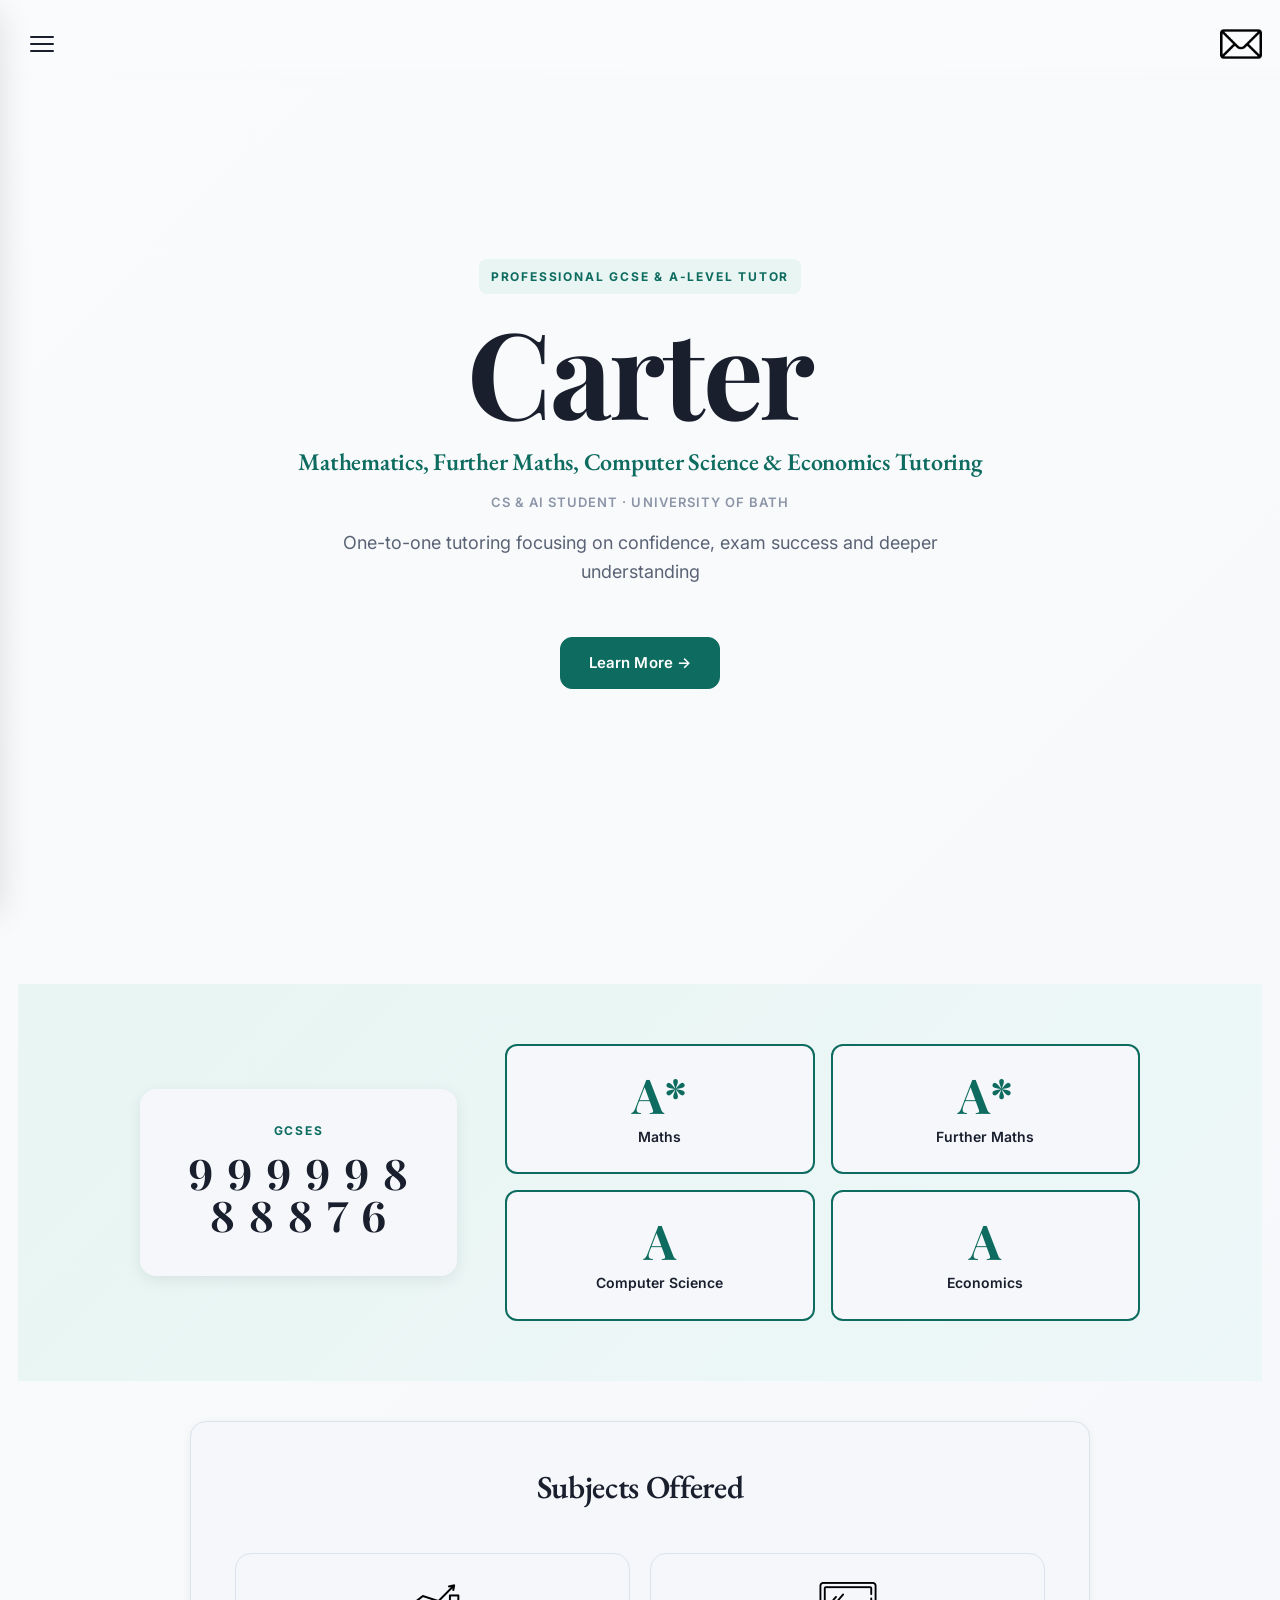
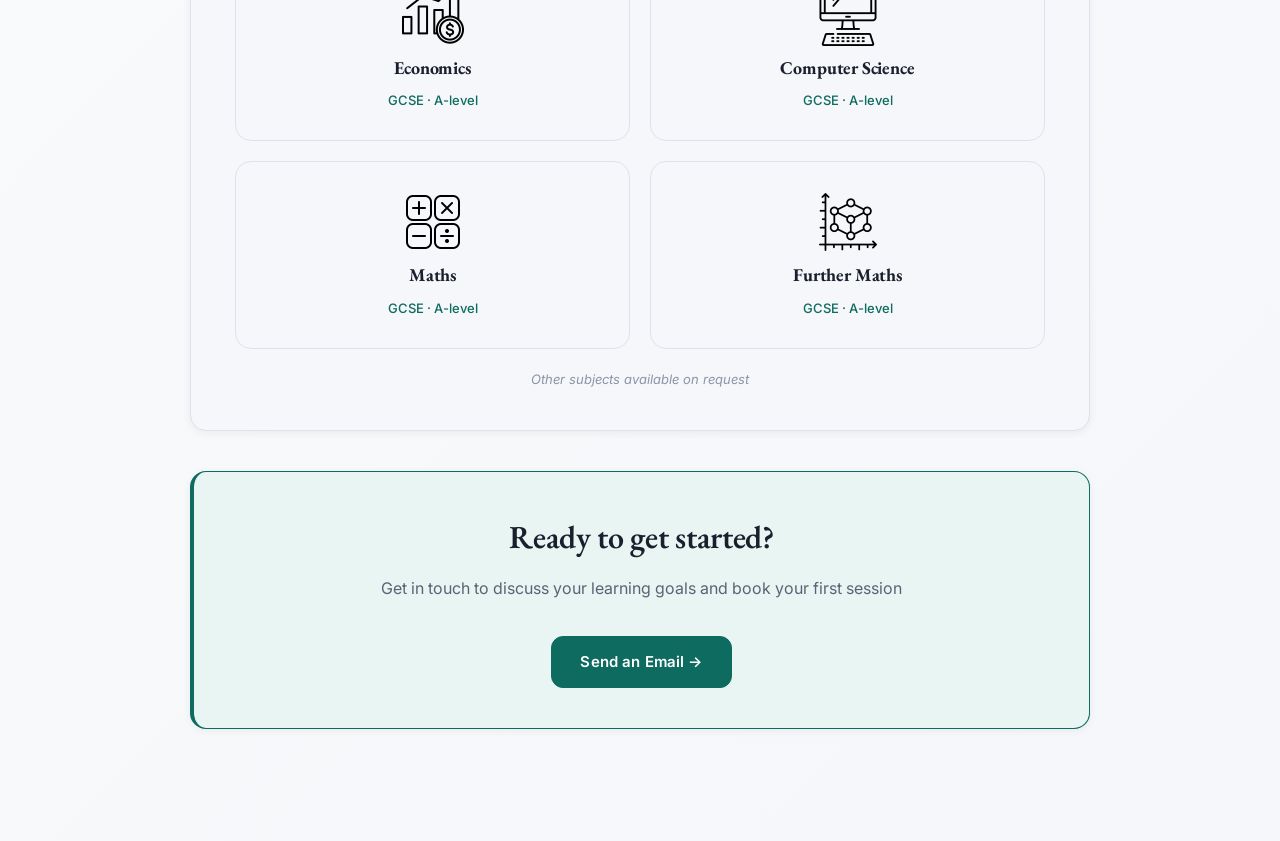
<file: index.html>
<!DOCTYPE html>
<html lang="en">
<head>
    <meta charset="UTF-8">
    <meta name="viewport" content="width=device-width, initial-scale=1.0">
    <title>Carter Tutoring — A-Level & GCSE Tutor</title>
    <link rel="stylesheet" href="style.css">
</head>
<body>

<div class="menu-overlay" id="menuOverlay"></div>

<div class="menu" id="sideMenu">
    <div class="menu-close" onclick="closeMenu()" aria-label="Close navigation">
        <span></span>
        <span></span>
        <span></span>
    </div>
    <a href="index.html" class="active">Home</a>
    <a href="instructions.html">How to Book</a>
    <a href="lessons.html">Lessons</a>
    <a href="pricing.html">Pricing</a>
</div>

<div class="heading">
    <div class="menu-btn" onclick="toggleMenu()" aria-label="Open navigation" aria-expanded="false">
        <span></span>
        <span></span>
        <span></span>
    </div>
    <a href="mailto:carterbeard2809@gmail.com" class="email-icon" aria-label="Send email" title="Email me">
        <img src="assets/mail.png" class="email-icon">
    </a>
</div>

<!-- Hero Section -->
<section class="hero">
    <div class="hero-content">
        <span class="hero-eyebrow">Professional GCSE & A-Level Tutor</span>
        <h1 class="hero-title">Carter</h1>
        <p class="hero-subtitle">Mathematics, Further Maths, Computer Science & Economics Tutoring</p>
        <p class="hero-uni">CS & AI Student · University of Bath</p>
        <p class="hero-description">One-to-one tutoring focusing on confidence, exam success and deeper understanding</p>
        <a href="instructions.html" class="btn btn-primary hero-cta">Learn More →</a>
    </div>
</section>

<!-- Credentials Hero -->
<section class="credentials-hero">
    <div class="cred-hero-container">
        <div class="cred-hero-main">
            <div class="gcse-showcase">
                <span class="gcse-label">GCSEs</span>
                <div class="gcse-scores">9 9 9 9 9 8 8 8 8 7 6</div>
            </div>
            <div class="alevel-showcase">
                <div class="alevel-grid">
                    <div class="alevel-card">
                        <div class="alevel-grade">A*</div>
                        <div class="alevel-subject">Maths</div>
                    </div>
                    <div class="alevel-card">
                        <div class="alevel-grade">A*</div>
                        <div class="alevel-subject">Further Maths</div>
                    </div>
                    <div class="alevel-card">
                        <div class="alevel-grade">A</div>
                        <div class="alevel-subject">Computer Science</div>
                    </div>
                    <div class="alevel-card">
                        <div class="alevel-grade">A</div>
                        <div class="alevel-subject">Economics</div>
                    </div>
                </div>
            </div>
        </div>
    </div>
</section>

<!-- Subjects Section -->
<section class="subjects-section">
    <div class="subjects-container">
        <h2>Subjects Offered</h2>
        <div class="subjects-grid">
            <div class="subject-card">
                <div class="subject-icon">
                    <img src="assets/economic.png">
                </div>
                <h3>Economics</h3>
                <p>GCSE · A-level</p>
            </div>
            <div class="subject-card">
                <div class="subject-icon">
                    <img src="assets/computer.png">
                </div>
                <h3>Computer Science</h3>
                <p>GCSE · A-level</p>
            </div>
            <div class="subject-card">
                <div class="subject-icon">
                    <img src="assets/math-symbols.png">
                </div>
                <h3>Maths</h3>
                <p>GCSE · A-level</p>
            </div>
            <div class="subject-card">
                <div class="subject-icon">
                    <img src="assets/mathematical.png">
                </div>
                <h3>Further Maths</h3>
                <p>GCSE · A-level</p>
            </div>
        </div>
        <p class="subjects-note">Other subjects available on request</p>
    </div>
</section>

<!-- Info Section -->
<section class="info-section">
    <div class="info-container">
        <h2>Ready to get started?</h2>
        <p>Get in touch to discuss your learning goals and book your first session</p>
        <div class="contact-links">
            <a href="mailto:carterbeard2809@gmail.com" class="btn btn-primary">Send an Email →</a>
        </div>
    </div>
</section>

<script src="main.js"></script>
</body>
</html>
</file>
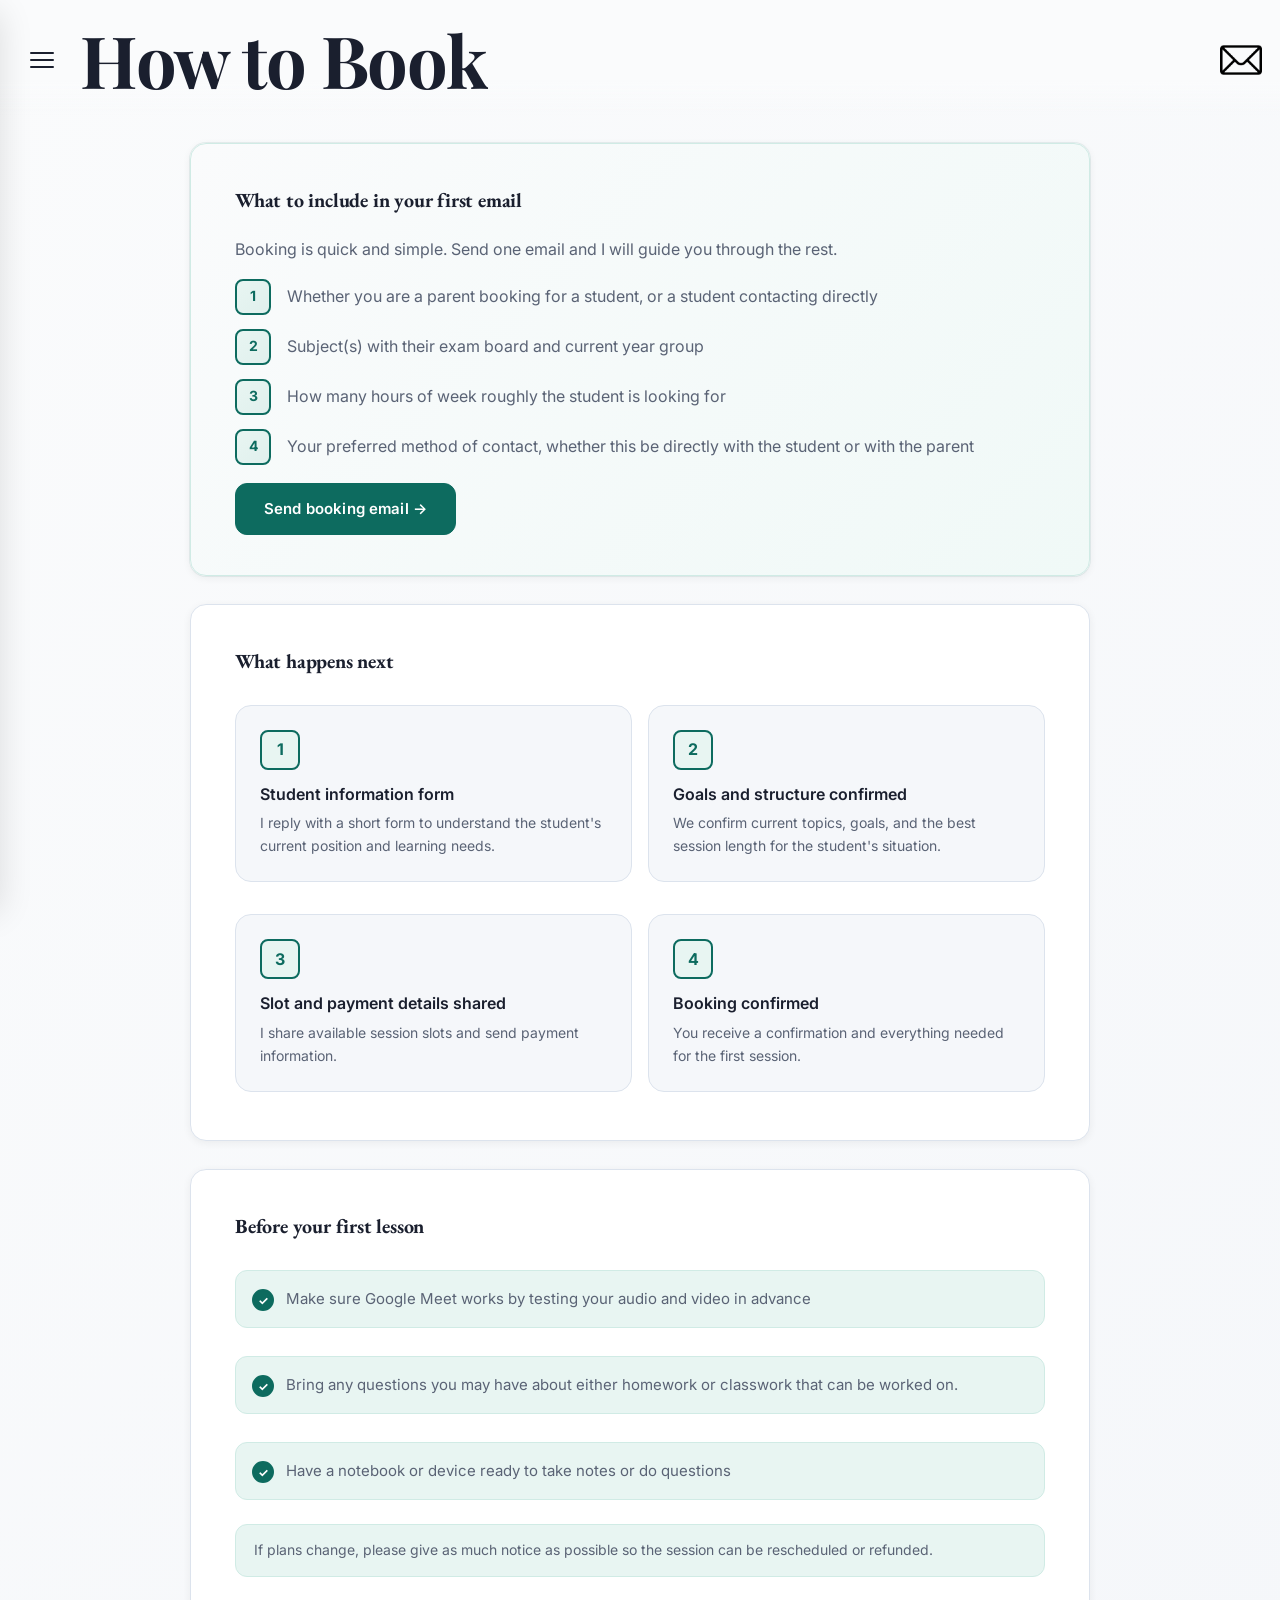
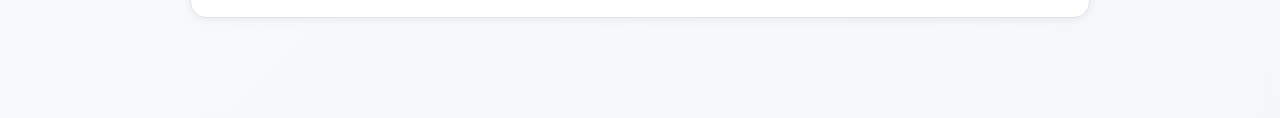
<file: instructions.html>
<!DOCTYPE html>
<html lang="en">
<head>
    <meta charset="UTF-8">
    <meta name="viewport" content="width=device-width, initial-scale=1.0">
    <title>Instructions — Carter Tutoring</title>
    <link rel="stylesheet" href="style.css">
</head>
<body>

<div class="menu-overlay" id="menuOverlay"></div>

<div class="menu" id="sideMenu">
    <div class="menu-close" onclick="closeMenu()" aria-label="Close navigation">
        <span></span>
        <span></span>
        <span></span>
    </div>
    <a href="index.html">Home</a>
    <a href="instructions.html" class="active">How to Book</a>
    <a href="lessons.html">Lessons</a>
    <a href="pricing.html">Pricing</a>
</div>

<div class="heading">
    <div class="menu-btn" onclick="toggleMenu()" aria-label="Open navigation" aria-expanded="false">
        <span></span>
        <span></span>
        <span></span>
    </div>
    <h1>How to Book</h1>
    <a href="mailto:carterbeard2809@gmail.com" class="email-icon" aria-label="Send email" title="Email me">
        <img src="assets/mail.png" class="email-icon">
    </a>
</div>

<div class="container">
    <h3>What to include in your first email</h3>
    <p>Booking is quick and simple. Send one email and I will guide you through the rest.</p>
    <ul class="style-list" style="margin-top: 16px;">
        <li><div class="list-num">1</div>Whether you are a parent booking for a student, or a student contacting directly</li>
        <li><div class="list-num">2</div>Subject(s) with their exam board and current year group</li>
        <li><div class="list-num">3</div>How many hours of week roughly the student is looking for</li>
        <li><div class="list-num">4</div>Your preferred method of contact, whether this be directly with the student or with the parent</li>
    </ul>
    <a href="mailto:carterbeard2809@gmail.com?subject=Tutoring%20booking%20enquiry" class="btn btn-primary">Send booking email →</a>
</div>

<div class="container">
    <h3>What happens next</h3>
    <ul class="steps">
        <li class="step">
            <div class="step-num">1</div>
            <div class="step-body">
                <strong>Student information form</strong>
                <p>I reply with a short form to understand the student's current position and learning needs.</p>
            </div>
        </li>
        <li class="step">
            <div class="step-num">2</div>
            <div class="step-body">
                <strong>Goals and structure confirmed</strong>
                <p>We confirm current topics, goals, and the best session length for the student's situation.</p>
            </div>
        </li>
        <li class="step">
            <div class="step-num">3</div>
            <div class="step-body">
                <strong>Slot and payment details shared</strong>
                <p>I share available session slots and send payment information.</p>
            </div>
        </li>
        <li class="step">
            <div class="step-num">4</div>
            <div class="step-body">
                <strong>Booking confirmed</strong>
                <p>You receive a confirmation and everything needed for the first session.</p>
            </div>
        </li>
    </ul>
</div>

<div class="container">
    <h3>Before your first lesson</h3>
    <ul class="checklist">
        <li class="check-item">
            <div class="check-icon">✓</div>
            Make sure Google Meet works by testing your audio and video in advance
        </li>
        <li class="check-item">
            <div class="check-icon">✓</div>
            Bring any questions you may have about either homework or classwork that can be worked on.
        </li>
        <li class="check-item">
            <div class="check-icon">✓</div>
            Have a notebook or device ready to take notes or do questions
        </li>
    </ul>
    <div class="note">If plans change, please give as much notice as possible so the session can be rescheduled or refunded.</div>
</div>

<script src="main.js"></script>
</body>
</html>
</file>
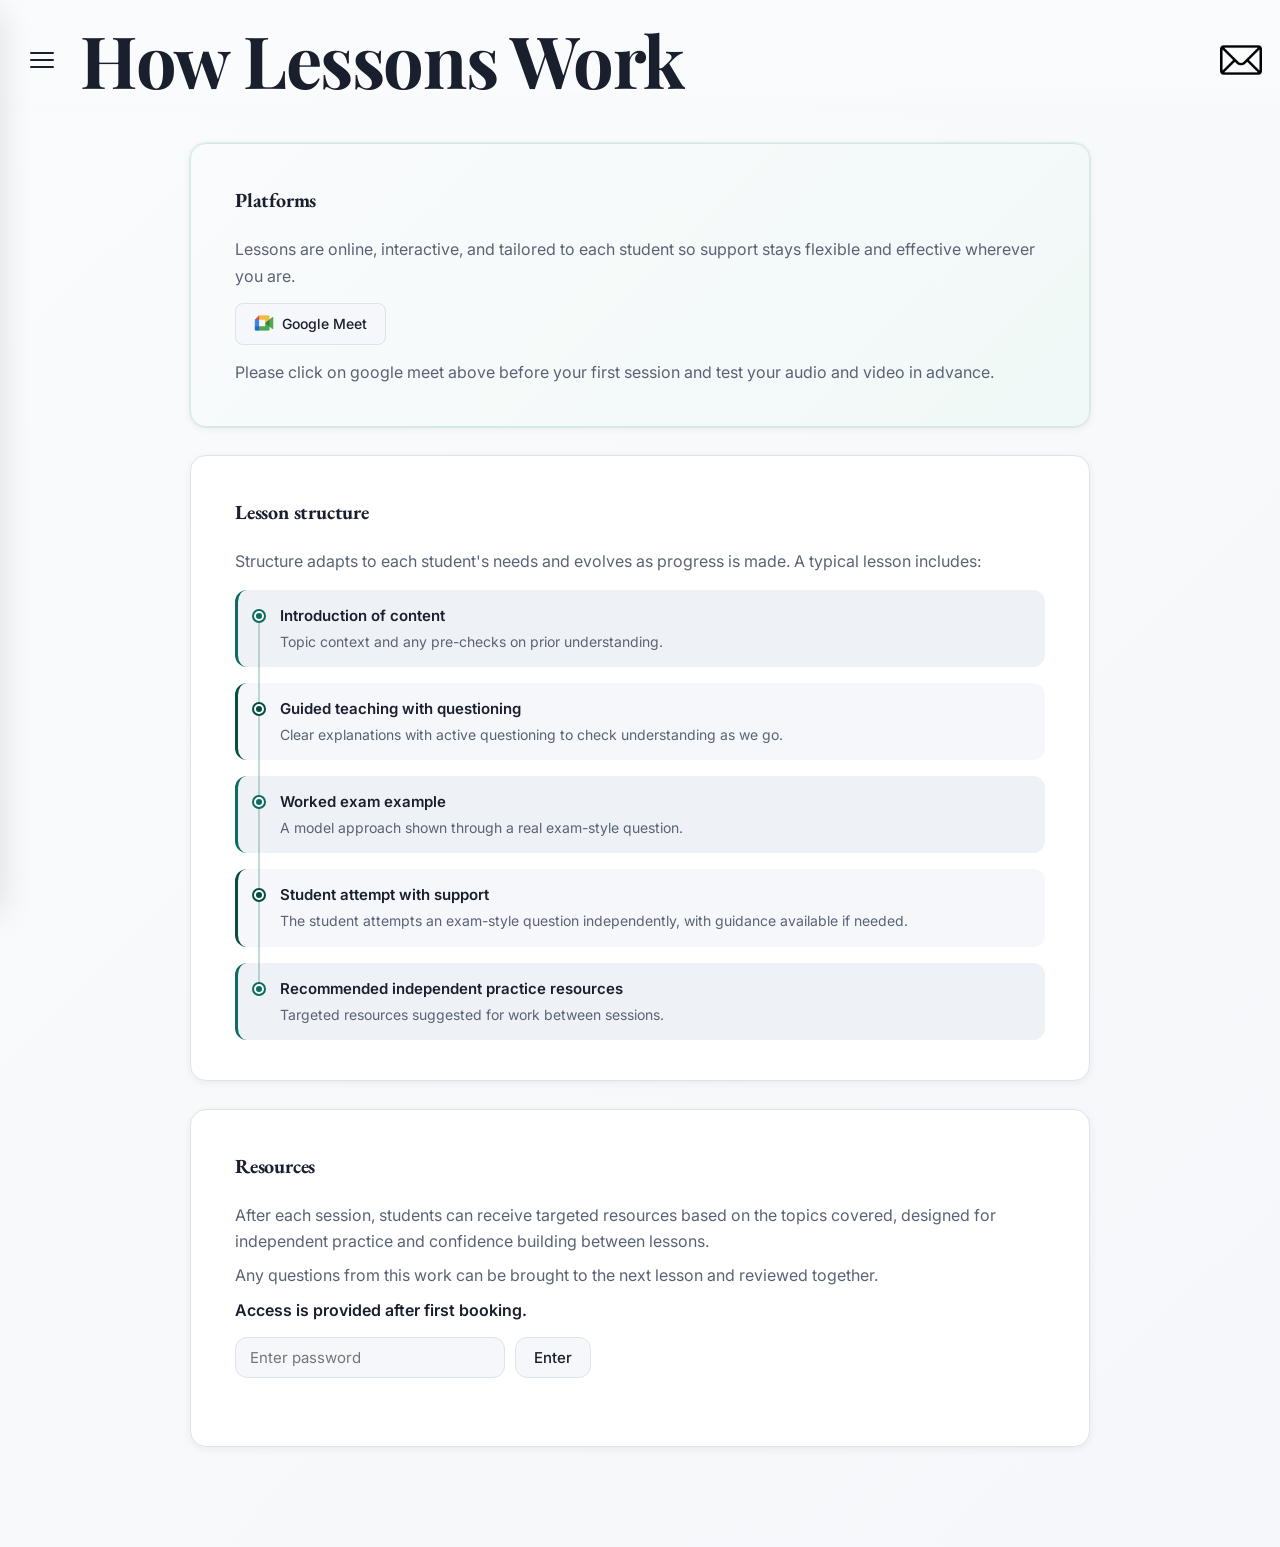
<file: lessons.html>
<!DOCTYPE html>
<html lang="en">
<head>
    <meta charset="UTF-8">
    <meta name="viewport" content="width=device-width, initial-scale=1.0">
    <title>How lessons work — Carter Tutoring</title>
    <link rel="stylesheet" href="style.css">
</head>
<body>

<div class="menu-overlay" id="menuOverlay"></div>

<div class="menu" id="sideMenu">
    <div class="menu-close" onclick="closeMenu()" aria-label="Close navigation">
        <span></span>
        <span></span>
        <span></span>
    </div>
    <a href="index.html">Home</a>
    <a href="instructions.html">How to Book</a>
    <a href="lessons.html" class="active">Lessons</a>
    <a href="pricing.html">Pricing</a>
</div>

<div class="heading">
    <div class="menu-btn" onclick="toggleMenu()" aria-label="Open navigation" aria-expanded="false">
        <span></span>
        <span></span>
        <span></span>
    </div>
    <h1>How Lessons Work</h1>
    <a href="mailto:carterbeard2809@gmail.com" class="email-icon" aria-label="Send email" title="Email me">
        <img src="assets/mail.png" class="email-icon">
    </a>
</div>

<div class="container">
    <h3>Platforms</h3>
    <p>Lessons are online, interactive, and tailored to each student so support stays flexible and effective wherever you are.</p>
    <div class="platforms">
        <a href="https://meet.google.com/landing" target="_blank" rel="noopener" class="platform-tag">
            <span class="platform-tag-icon"><img src="assets/googlemeet.png"></span> Google Meet
        </a>
    </div>
    <p>Please click on google meet above before your first session and test your audio and video in advance.</p>
</div>

<div class="container">
    <h3>Lesson structure</h3>
    <p>Structure adapts to each student's needs and evolves as progress is made. A typical lesson includes:</p>
    <ul class="lesson-steps">
        <li class="lesson-step">
            <div class="ls-dot"></div>
            <div class="ls-body">
                <strong>Introduction of content</strong>
                <p>Topic context and any pre-checks on prior understanding.</p>
            </div>
        </li>
        <li class="lesson-step">
            <div class="ls-dot"></div>
            <div class="ls-body">
                <strong>Guided teaching with questioning</strong>
                <p>Clear explanations with active questioning to check understanding as we go.</p>
            </div>
        </li>
        <li class="lesson-step">
            <div class="ls-dot"></div>
            <div class="ls-body">
                <strong>Worked exam example</strong>
                <p>A model approach shown through a real exam-style question.</p>
            </div>
        </li>
        <li class="lesson-step">
            <div class="ls-dot"></div>
            <div class="ls-body">
                <strong>Student attempt with support</strong>
                <p>The student attempts an exam-style question independently, with guidance available if needed.</p>
            </div>
        </li>
        <li class="lesson-step">
            <div class="ls-dot"></div>
            <div class="ls-body">
                <strong>Recommended independent practice resources</strong>
                <p>Targeted resources suggested for work between sessions.</p>
            </div>
        </li>
    </ul>
</div>

<div class="container">
    <h3>Resources</h3>
    <p>After each session, students can receive targeted resources based on the topics covered, designed for independent practice and confidence building between lessons.</p>
    <p>Any questions from this work can be brought to the next lesson and reviewed together.</p>
    <p><strong>Access is provided after first booking.</strong></p>
    <div class="password-row">
        <input type="password" id="resourcePassword" placeholder="Enter password" />
        <button id="passwordEnter" class="btn">Enter</button>
    </div>
    <p class="password-msg" id="passwordMsg"></p>
</div>

<script src="main.js"></script>
</body>
</html>
</file>
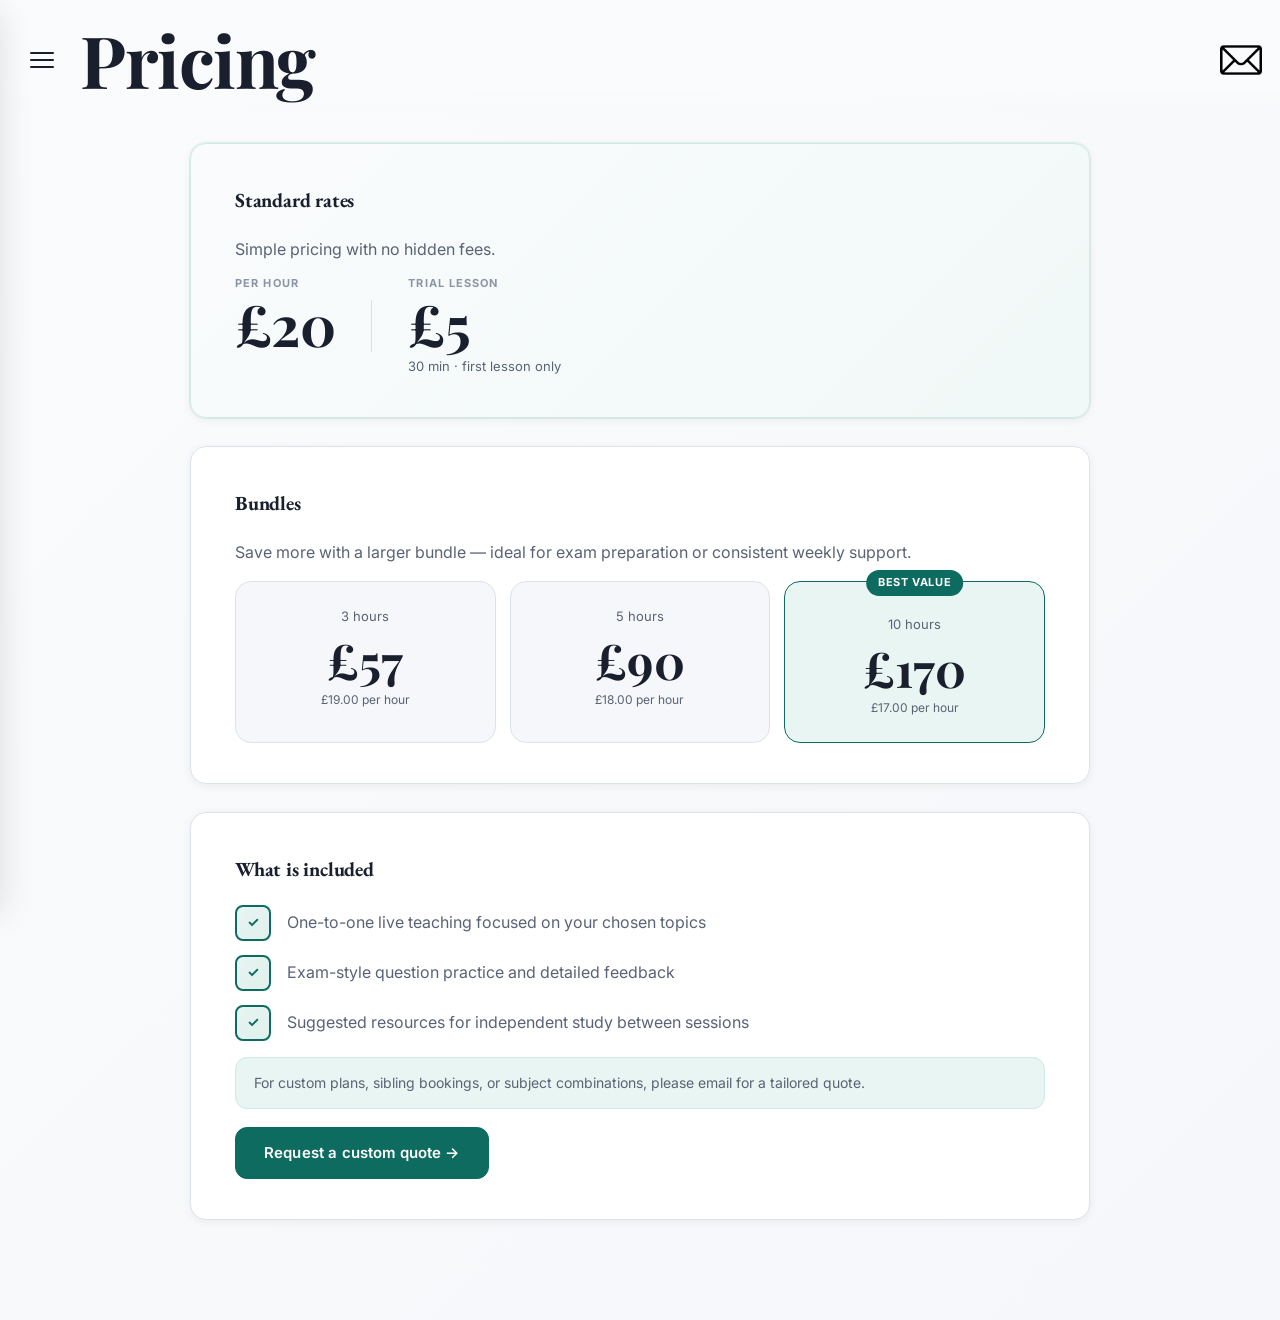
<file: pricing.html>
<!DOCTYPE html>
<html lang="en">
<head>
    <meta charset="UTF-8">
    <meta name="viewport" content="width=device-width, initial-scale=1.0">
    <title>Pricing — Carter Tutoring</title>
    <link rel="stylesheet" href="style.css">
</head>
<body>

<div class="menu-overlay" id="menuOverlay"></div>

<div class="menu" id="sideMenu">
    <div class="menu-close" onclick="closeMenu()" aria-label="Close navigation">
        <span></span>
        <span></span>
        <span></span>
    </div>
    <a href="index.html">Home</a>
    <a href="instructions.html">How to Book</a>
    <a href="lessons.html">Lessons</a>
    <a href="pricing.html" class="active">Pricing</a>
</div>

<div class="heading">
    <div class="menu-btn" onclick="toggleMenu()" aria-label="Open navigation" aria-expanded="false">
        <span></span>
        <span></span>
        <span></span>
    </div>
    <h1>Pricing</h1>
    <a href="mailto:carterbeard2809@gmail.com" class="email-icon" aria-label="Send email" title="Email me">
        <img src="assets/mail.png" class="email-icon">
    </a>
</div>

<div class="container">
    <h3>Standard rates</h3>
    <p>Simple pricing with no hidden fees.</p>
    <div class="rate-row">
        <div class="rate-item">
            <span class="rate-label">Per hour</span>
            <span class="rate-value">£20</span>
        </div>
        <div class="rate-divider"></div>
        <div class="rate-item">
            <span class="rate-label">Trial lesson</span>
            <span class="rate-value">£5</span>
            <span class="rate-sub">30 min · first lesson only</span>
        </div>
    </div>
</div>

<div class="container">
    <h3>Bundles</h3>
    <p>Save more with a larger bundle — ideal for exam preparation or consistent weekly support.</p>
    <div class="pricing-grid">
        <div class="pricing-card">
            <p class="card-lessons">3 hours</p>
            <p class="card-price">£57</p>
            <p class="card-per">£19.00 per hour</p>
        </div>
        <div class="pricing-card">
            <p class="card-lessons">5 hours</p>
            <p class="card-price">£90</p>
            <p class="card-per">£18.00 per hour</p>
        </div>
        <div class="pricing-card best-value">
            <div class="badge">Best value</div>
            <p class="card-lessons">10 hours</p>
            <p class="card-price">£170</p>
            <p class="card-per">£17.00 per hour</p>
        </div>
    </div>
</div>

<div class="container">
    <h3>What is included</h3>
    <ul class="style-list">
        <li><div class="list-num">✓</div>One-to-one live teaching focused on your chosen topics</li>
        <li><div class="list-num">✓</div>Exam-style question practice and detailed feedback</li>
        <li><div class="list-num">✓</div>Suggested resources for independent study between sessions</li>
    </ul>
    <div class="note">For custom plans, sibling bookings, or subject combinations, please email for a tailored quote.</div>
    <a href="mailto:carterbeard2809@gmail.com?subject=Custom%20tutoring%20quote" class="btn btn-primary">Request a custom quote →</a>
</div>

<script src="main.js"></script>
</body>
</html>
</file>
<file: style.css>
@import url('https://fonts.googleapis.com/css2?family=Playfair+Display:wght@600;700&family=EB+Garamond:wght@400;500;600&family=Inter:wght@300;400;500;600&display=swap');

*, *::before, *::after {
    margin: 0;
    padding: 0;
    box-sizing: border-box;
}

:root {
    /* Light mode (default) */
    --bg-primary:  #fafbfc;
    --bg-secondary:#f5f7fa;
    --bg-tertiary: #eef1f5;
    --text-primary:#1a1f2e;
    --text-secondary:#5a6375;
    --text-muted:  #8b95a7;
    --border:      #dce3ed;
    --border-soft: #eff2f7;
    --accent:      #0d6b5f;
    --accent-light:#e8f5f2;
    --accent-dark: #064d42;
    --shadow-sm:   0 2px 8px rgba(0, 0, 0, 0.06);
    --shadow-md:   0 4px 16px rgba(0, 0, 0, 0.08);
    --shadow-lg:   0 12px 32px rgba(0, 0, 0, 0.12);
    --radius-sm:   8px;
    --radius-md:   12px;
    --radius-lg:   16px;
    --font-display:'Playfair Display', serif;
    --font-head:   'EB Garamond', serif;
    --font-body:   'Inter', system-ui, sans-serif;
}

@media (prefers-color-scheme: dark) {
    :root {
        /* Dark mode */
        --bg-primary:  #0f1118;
        --bg-secondary:#16191f;
        --bg-tertiary: #1e2228;
        --text-primary:#e8ecf1;
        --text-secondary:#a8b0bc;
        --text-muted:  #7a8290;
        --border:      #2d3139;
        --border-soft: #1a1f28;
        --accent:      #2dd9c3;
        --accent-light:#1a4d44;
        --accent-dark: #20b59a;
        --shadow-sm:   0 2px 8px rgba(0, 0, 0, 0.3);
        --shadow-md:   0 4px 16px rgba(0, 0, 0, 0.4);
        --shadow-lg:   0 12px 32px rgba(0, 0, 0, 0.5);
    }
}

html {
    scroll-behavior: smooth;
    background: var(--bg-primary);
}

@media (prefers-color-scheme: dark) {
    html { background: #0f1118; }
}

/* Scrollbar styling */
::-webkit-scrollbar {
    width: 10px;
}

::-webkit-scrollbar-track {
    background: var(--bg-primary);
}

::-webkit-scrollbar-thumb {
    background: var(--border);
    border-radius: 5px;
}

::-webkit-scrollbar-thumb:hover {
    background: var(--text-muted);
}

/* Firefox scrollbar */
* {
    scrollbar-color: var(--border) var(--bg-primary);
    scrollbar-width: thin;
}

body {
    min-height: 100vh;
    background: linear-gradient(135deg, var(--bg-primary) 0%, var(--bg-secondary) 100%);
    color: var(--text-primary);
    font-family: var(--font-body);
    font-size: 16px;
    font-weight: 400;
    line-height: 1.6;
    padding: 0 18px 72px;
    animation: pageFadeIn 0.4s ease both;
}

@keyframes pageFadeIn {
    from { opacity: 0; }
    to   { opacity: 1; }
}

@keyframes slideUp {
    from { opacity: 0; transform: translateY(20px); }
    to   { opacity: 1; transform: translateY(0); }
}

@keyframes fadeInUp {
    from { opacity: 0; transform: translateY(12px); }
    to   { opacity: 1; transform: translateY(0); }
}

/* ── Typography ── */
h1 {
    font-family: var(--font-display);
    font-size: clamp(48px, 6vw, 72px);
    letter-spacing: -0.02em;
    line-height: 1.1;
    color: var(--text-primary);
    margin: 0;
    font-weight: 700;
}

h2 {
    font-family: var(--font-head);
    font-size: 24px;
    font-weight: 600;
    color: var(--text-primary);
    margin-bottom: 8px;
    letter-spacing: -0.01em;
}

h3 {
    font-family: var(--font-head);
    font-size: 20px;
    font-weight: 700;
    color: var(--text-primary);
    padding-bottom: 0;
    margin-bottom: 20px;
    border-bottom: none;
    letter-spacing: -0.01em;
}

p {
    color: var(--text-secondary);
    margin-top: 8px;
    font-size: 16px;
    line-height: 1.65;
}

p:first-child { margin-top: 0; }

ul, ol {
    margin: 12px 0 0 1.5rem;
    padding: 0;
    color: var(--text-secondary);
    font-size: 16px;
}

li { margin: 8px 0; line-height: 1.6; }

strong { color: var(--text-primary); font-weight: 600; }

a { color: inherit; text-decoration: none; }

/* ── Eyebrow label ── */
.eyebrow {
    display: block;
    font-family: var(--font-body);
    font-size: 11px;
    font-weight: 600;
    letter-spacing: 0.12em;
    text-transform: uppercase;
    color: var(--accent);
    margin-bottom: 12px;
}

/* ── Lead text ── */
.lead {
    font-size: 18px;
    color: var(--text-primary);
    line-height: 1.7;
    font-weight: 500;
}

.about {
    color: var(--text-secondary);
    margin-top: 12px;
    font-size: 16px;
}

/* ── Stat strip ── */
.stat-strip {
    display: flex;
    gap: 36px;
    flex-wrap: wrap;
    margin-top: 24px;
    padding-top: 24px;
    border-top: 1px solid var(--border);
}

.stat { display: flex; flex-direction: column; gap: 6px; }

.stat-value {
    font-family: var(--font-display);
    font-size: 36px;
    color: var(--accent);
    line-height: 1;
    letter-spacing: -0.01em;
    font-weight: 700;
}

.stat-label {
    font-size: 11px;
    font-weight: 600;
    letter-spacing: 0.08em;
    text-transform: uppercase;
    color: var(--text-muted);
}

/* ── Page heading bar ── */
.heading {
    display: flex;
    align-items: center;
    justify-content: space-between;
    gap: 14px;
    padding: 20px 18px 16px;
    position: sticky;
    top: 0;
    z-index: 500;
    background: linear-gradient(to bottom, var(--bg-primary) 70%, transparent);
    margin: 0 -18px;
}

.email-icon {
    width: 60px;
    max-width: 100%;
    height: auto;
    object-fit: contain; 
    display: block;
    box-sizing: border-box;
    cursor: pointer;
    transition: transform 0.2s ease;
    margin-left: auto;
}

@media (prefers-color-scheme: dark) {
    .email-icon {
        filter: invert(90%);
    }
    .email-icon:hover{
        filter: invert(50%);
    }
}

.email-icon:nth-child(1) {
    width: 70%;
}
.email-icon:hover{
    filter: invert(50%);
}

/* ── Containers ── */
.container {
    max-width: 900px;
    margin: 28px auto;
    background: white;
    border: 1px solid var(--border);
    border-radius: var(--radius-lg);
    padding: 40px 44px;
    box-shadow: var(--shadow-sm);
    transition: box-shadow 0.25s ease, border-color 0.25s ease;
    animation: slideUp 0.45s ease both;
}

@media (prefers-color-scheme: dark) {
    .container {
        background: var(--bg-secondary);
    }
}

.container:hover {
    box-shadow: var(--shadow-md);
    border-color: #c8d5e5;
}

@media (prefers-color-scheme: dark) {
    .container:hover {
        border-color: var(--accent);
    }
}

.container:nth-child(1) { animation-delay: 0.05s; }
.container:nth-child(2) { animation-delay: 0.12s; }
.container:nth-child(3) { animation-delay: 0.19s; }
.container:nth-child(4) { animation-delay: 0.26s; }
.container:nth-child(5) { animation-delay: 0.33s; }

/* Credential section gets visual prominence */
.container:nth-child(4) {
    background: linear-gradient(135deg, #fafbfc 0%, #f0f9f7 100%);
    border-color: #d0ebe5;
    box-shadow: 0 0 0 1px rgba(13, 107, 95, 0.08), var(--shadow-sm);
}

.container:nth-child(4):hover {
    box-shadow: 0 0 0 1px rgba(13, 107, 95, 0.12), var(--shadow-md);
}

@media (prefers-color-scheme: dark) {
    .container:nth-child(4) {
        background: var(--bg-secondary);
        border-color: var(--border);
        box-shadow: var(--shadow-sm);
    }
    .container:nth-child(4):hover {
        border-color: var(--accent);
        box-shadow: var(--shadow-md);
    }
}

/* CTA container variant */
.container.cta-container {
    background: var(--accent-light);
    border-color: var(--accent);
    border-left: 4px solid var(--accent);
}

/* ── Style list (numbered arrow items) ── */
.style-list {
    list-style: none;
    margin: 12px 0 0;
    padding: 0;
    display: flex;
    flex-direction: column;
    gap: 14px;
}

.style-list li {
    display: flex;
    align-items: center;
    gap: 16px;
    font-size: 16px;
    color: var(--text-secondary);
    margin: 0;
    line-height: 1.6;
    animation: fadeInUp 0.5s ease both;
}

.style-list li:nth-child(1) { animation-delay: 0.1s; }
.style-list li:nth-child(2) { animation-delay: 0.15s; }
.style-list li:nth-child(3) { animation-delay: 0.2s; }
.style-list li:nth-child(4) { animation-delay: 0.25s; }

.list-num {
    flex-shrink: 0;
    width: 36px;
    height: 36px;
    border-radius: var(--radius-sm);
    background: linear-gradient(135deg, #e8f5f2 0%, #e0f0ed 100%);
    border: 2px solid var(--accent);
    display: flex;
    align-items: center;
    justify-content: center;
    font-size: 14px;
    font-weight: 700;
    color: var(--accent);
    font-family: var(--font-body);
}

@media (prefers-color-scheme: dark) {
    .list-num {
        background: linear-gradient(135deg, var(--accent-light) 0%, #0f2e29 100%);
    }
}

/* ── Subject tag grid ── */
.tag-grid {
    display: flex;
    flex-wrap: wrap;
    gap: 10px;
    margin-top: 8px;
}

.tag {
    background: var(--bg-secondary);
    border: 1px solid var(--border);
    border-radius: var(--radius-sm);
    padding: 8px 16px;
    display: flex;
    align-items: center;
    gap: 8px;
    transition: background 0.2s ease, border-color 0.2s ease;
}

.tag:hover {
    background: var(--bg-tertiary);
    border-color: var(--accent);
}

.tag-name {
    font-size: 14px;
    font-weight: 500;
    color: var(--text-primary);
}

.tag-levels {
    font-size: 12px;
    color: var(--accent);
    font-weight: 500;
}

.tag-note {
    font-size: 14px;
    color: var(--text-muted);
    font-style: italic;
    margin-top: 12px;
    display: block;
}

/* ── Credential block ── */
.gcse-badge {
    background: var(--bg-secondary);
    border: 2px solid var(--accent);
    border-radius: var(--radius-lg);
    padding: 24px 32px;
    margin-bottom: 24px;
    display: flex;
    align-items: flex-start;
    gap: 24px;
    animation: fadeInUp 0.6s ease 0.15s both;
}

.gcse-badge-label {
    font-size: 10px;
    font-weight: 700;
    letter-spacing: 0.15em;
    text-transform: uppercase;
    color: var(--accent);
    margin-bottom: 8px;
    display: block;
}

.gcse-badge-score {
    font-family: var(--font-display);
    font-size: 38px;
    color: var(--accent-dark);
    letter-spacing: 2px;
    line-height: 1;
    font-weight: 700;
    font-variant-numeric: lining-nums tabular-nums;
}

.gcse-badge-note {
    font-size: 13px;
    color: var(--text-secondary);
    margin-top: 8px;
    line-height: 1.5;
    font-weight: 500;
}

.credential-block {
    display: flex;
    flex-direction: column;
}

.credential-row {
    display: flex;
    align-items: center;
    justify-content: space-between;
    padding: 18px 0;
    border-bottom: 1px solid var(--border);
    gap: 12px;
    animation: fadeInUp 0.6s ease both;
}

.credential-row:nth-child(1) { animation-delay: 0.25s; }
.credential-row:nth-child(2) { animation-delay: 0.3s; }
.credential-row:nth-child(3) { animation-delay: 0.35s; }
.credential-row:nth-child(4) { animation-delay: 0.4s; }

.credential-row:last-child {
    border-bottom: none;
    padding-bottom: 0;
}

.cred-info { flex: 1; }

.cred-subject {
    font-size: 16px;
    font-weight: 600;
    color: var(--text-primary);
    line-height: 1.3;
}

.cred-type {
    font-size: 12px;
    color: var(--text-muted);
    margin-top: 4px;
    font-weight: 500;
}

.cred-grade {
    font-family: var(--font-display);
    font-size: 40px;
    color: var(--accent);
    letter-spacing: -0.02em;
    line-height: 1;
    flex-shrink: 0;
    width: 70px;
    text-align: center;
    font-weight: 700;
}

/* ── Contact details ── */
.contact-list {
    list-style: none;
    margin: 16px 0;
    padding: 0;
    display: flex;
    flex-direction: column;
    gap: 10px;
}

.contact-list li {
    display: flex;
    align-items: center;
    gap: 12px;
    font-size: 15px;
    color: var(--text-secondary);
    margin: 0;
}

.contact-list .contact-label {
    font-size: 11px;
    font-weight: 700;
    letter-spacing: 0.1em;
    text-transform: uppercase;
    color: var(--text-muted);
    flex: 0 0 65px;
}

.link-accent {
    color: var(--accent);
    text-underline-offset: 3px;
    text-decoration: underline;
    text-decoration-color: rgba(13, 122, 102, 0.3);
    font-weight: 500;
}

.link-accent:hover {
    text-decoration-color: var(--accent);
}

.tip {
    background: var(--bg-tertiary);
    border: 1px solid var(--border);
    border-radius: var(--radius-md);
    padding: 14px 18px;
    font-size: 14px;
    color: var(--text-secondary);
    line-height: 1.6;
    margin-top: 8px;
}

/* ── Hamburger button ── */
.menu-btn {
    display: flex;
    flex-direction: column;
    justify-content: center;
    align-items: center;
    gap: 5px;
    width: 48px;
    height: 48px;
    cursor: pointer;
    z-index: 1300;
    border-radius: var(--radius-md);
    transition: background 0.2s ease;
    flex-shrink: 0;
}

.menu-btn:hover { background: var(--bg-secondary); }

.menu-btn:focus-visible {
    outline: 2px solid var(--accent);
    outline-offset: 2px;
}

.menu-btn span {
    display: block;
    height: 2px;
    width: 24px;
    background: var(--text-primary);
    border-radius: 2px;
    transition: transform 0.3s ease, opacity 0.2s ease;
    transform-origin: center;
}

.menu-btn.open span:nth-child(1) { transform: translateY(7px) rotate(45deg); }
.menu-btn.open span:nth-child(2) { opacity: 0; transform: scaleX(0); }
.menu-btn.open span:nth-child(3) { transform: translateY(-7px) rotate(-45deg); }

/* ── Overlay ── */
.menu-overlay {
    position: fixed;
    inset: 0;
    background: rgba(0, 0, 0, 0.4);
    z-index: 1100;
    opacity: 0;
    pointer-events: none;
    transition: opacity 0.3s ease;
}

.menu-overlay.active {
    opacity: 1;
    pointer-events: all;
}

/* ── Sidebar menu ── */
.menu {
    position: fixed;
    top: 0;
    left: -280px;
    width: 280px;
    height: 100%;
    background: var(--bg-primary);
    border-right: 1px solid var(--border);
    padding-top: 72px;
    transition: left 0.32s cubic-bezier(0.4, 0, 0.2, 1);
    box-shadow: var(--shadow-lg);
    z-index: 1200;
    will-change: left;
}

.menu a {
    display: flex;
    align-items: center;
    padding: 14px 24px;
    font-family: var(--font-body);
    font-size: 15px;
    font-weight: 400;
    text-decoration: none;
    color: var(--text-secondary);
    border-left: 3px solid transparent;
    transition: color 0.2s ease, background 0.2s ease, border-color 0.2s ease;
    letter-spacing: 0.01em;
}

.menu a:hover {
    color: var(--text-primary);
    background: var(--bg-secondary);
    border-left-color: var(--accent);
}

.menu a.active {
    color: var(--accent);
    background: var(--accent-light);
    border-left-color: var(--accent);
    font-weight: 600;
}

.menu.active { left: 0; }

/* ── Menu close button (X inside panel) ── */
.menu-close {
    position: absolute;
    top: 10px;
    right: 10px;
    left: auto;
    width: 48px;
    height: 48px;
    display: flex;
    flex-direction: column;
    align-items: center;
    justify-content: center;
    gap: 5px;
    cursor: pointer;
    border-radius: var(--radius-md);
    transition: background 0.2s ease;
}

.menu-close:hover {
    background: var(--bg-secondary);
}

.menu-close span {
    display: block;
    height: 2px;
    width: 24px;
    background: var(--text-primary);
    border-radius: 2px;
    transform-origin: left center; 
    transition: all 0.3s ease;
}

.menu-close span:nth-child(1) { 
    transform: translateY(8px) rotate(-40deg) scaleX(0.7); 
}
.menu-close span:nth-child(2) { 
    opacity: 1;
    transform: translateX(-0.3px) scaleX(1.15);
}
.menu-close span:nth-child(3) { 
    transform: translateY(-8px) rotate(40deg) scaleX(0.7); 
}

/* ── Buttons ── */
.btn {
    appearance: none;
    display: inline-block;
    border: 1px solid var(--border);
    background: var(--bg-secondary);
    color: var(--text-primary);
    padding: 10px 18px;
    border-radius: var(--radius-md);
    font-family: var(--font-body);
    font-size: 15px;
    font-weight: 500;
    cursor: pointer;
    text-decoration: none;
    transition: background 0.2s ease, border-color 0.2s ease, transform 0.08s ease;
}

.btn:hover {
    background: var(--bg-tertiary);
    border-color: var(--accent);
}

.btn:active { transform: translateY(1px); }

.btn-primary {
    background: var(--accent);
    color: white;
    border-color: var(--accent);
    font-weight: 600;
    padding: 13px 28px;
    border-radius: var(--radius-md);
    font-size: 15px;
    margin-top: 18px;
    letter-spacing: 0.01em;
}

.btn-primary:hover {
    background: var(--accent-dark);
    border-color: var(--accent-dark);
    color: white;
}

/* ── Inputs ── */
input, textarea {
    background: var(--bg-secondary);
    color: var(--text-primary);
    border: 1px solid var(--border);
    border-radius: var(--radius-md);
    padding: 10px 14px;
    font-family: var(--font-body);
    font-size: 15px;
    outline: none;
    transition: border-color 0.2s ease, box-shadow 0.2s ease;
}

input[type="password"] { min-width: 220px; }

input:focus, textarea:focus {
    border-color: var(--accent);
    box-shadow: 0 0 0 3px var(--accent-light);
}

/* ── Password row ── */
.password-row {
    display: flex;
    align-items: center;
    gap: 10px;
    flex-wrap: wrap;
    margin-top: 14px;
}

.password-msg {
    font-size: 14px;
    margin-top: 8px;
    min-height: 20px;
}

.password-msg.error  { color: #d64545; }
.password-msg.success{ color: var(--accent); }

/* ── Platform tags ── */
.platforms {
    display: flex;
    gap: 10px;
    flex-wrap: wrap;
    margin: 14px 0;
}

.platform-tag {
    display: flex;
    align-items: center;
    gap: 8px;
    background: var(--bg-secondary);
    border: 1px solid var(--border);
    border-radius: var(--radius-sm);
    padding: 9px 18px;
    font-size: 14px;
    font-weight: 500;
    color: var(--text-primary);
    text-decoration: none;
    transition: background 0.2s ease, border-color 0.2s ease, transform 0.15s ease;
}

a.platform-tag:hover {
    background: var(--accent-light);
    border-color: var(--accent);
    color: var(--accent-dark);
    transform: translateY(-2px);
}

.platform-tag-icon {
    font-size: 16px;
    line-height: 1;
}
.platform-tag-icon img{
    width: 20px;
    margin: auto;
}

/* ── Booking steps ── */
.steps {
    list-style: none;
    margin: 8px 0 0;
    padding: 0;
    display: grid;
    grid-template-columns: repeat(2, 1fr);
    gap: 16px;
}

.step {
    display: flex;
    flex-direction: column;
    gap: 12px;
    padding: 24px;
    border: 1px solid var(--border);
    border-radius: var(--radius-lg);
    background: var(--bg-secondary);
    transition: all 0.2s ease;
}

@media (prefers-color-scheme: dark) {
    .step {
        background: var(--bg-secondary);
    }
}

.step:hover {
    border-color: var(--accent);
    box-shadow: 0 4px 12px rgba(45, 217, 195, 0.1);
    transform: translateY(-2px);
}

.step:last-child { border-bottom: 1px solid var(--border); }

.step-num {
    flex-shrink: 0;
    width: 40px;
    height: 40px;
    border-radius: var(--radius-sm);
    background: var(--accent-light);
    border: 2px solid var(--accent);
    display: flex;
    align-items: center;
    justify-content: center;
    font-size: 16px;
    font-weight: 700;
    color: var(--accent);
}

.step-body strong {
    display: block;
    font-size: 16px;
    font-weight: 600;
    color: var(--text-primary);
    margin-bottom: 4px;
}

.step-body p { font-size: 14px; margin-top: 0; color: var(--text-secondary); }

/* ── Checklist ── */
.checklist {
    list-style: none;
    margin: 8px 0 0;
    padding: 0;
    display: flex;
    flex-direction: column;
    gap: 12px;
}

.check-item {
    display: flex;
    align-items: flex-start;
    gap: 12px;
    font-size: 15px;
    color: var(--text-secondary);
    line-height: 1.6;
    padding: 16px;
    background: var(--accent-light);
    border: 1px solid #d0ebe5;
    border-radius: var(--radius-md);
    transition: all 0.2s ease;
}

@media (prefers-color-scheme: dark) {
    .check-item {
        background: rgba(45, 217, 195, 0.1);
        border-color: rgba(45, 217, 195, 0.3);
    }
}

.check-item:hover {
    background: rgba(45, 217, 195, 0.15);
    border-color: var(--accent);
}


.check-icon {
    flex-shrink: 0;
    width: 22px;
    height: 22px;
    border-radius: 50%;
    background: var(--accent);
    border: 2px solid var(--accent);
    display: flex;
    align-items: center;
    justify-content: center;
    color: white;
    font-size: 12px;
    margin-top: 2px;
    font-weight: 700;
}

/* ── Lesson structure timeline ── */
.lesson-steps {
    list-style: none;
    margin: 8px 0 0;
    padding: 0;
    position: relative;
    display: flex;
    flex-direction: column;
}

.lesson-steps::before {
    content: '';
    position: absolute;
    left: 23px;
    top: 28px;
    bottom: 44px;
    width: 2px;
    background: var(--accent);
    opacity: 0.25;
    z-index: 0;
}

.lesson-step {
    display: flex;
    gap: 16px;
    padding: 14px 16px;
    border-radius: var(--radius-md);
    background: var(--bg-tertiary);
    border-left: 3px solid transparent;
    margin-bottom: 8px;
    transition: border-color 0.2s ease, background 0.2s ease;
}

.lesson-step:last-child { margin-bottom: 0; }

.lesson-step:nth-child(odd)  {
    background: var(--bg-tertiary);
    border-left-color: var(--accent);
}
.lesson-step:nth-child(even) {
    background: var(--bg-secondary);
    border-left-color: var(--accent-dark);
}

.lesson-step:hover {
    background: var(--accent-light) !important;
    border-left-color: var(--accent) !important;
    box-shadow: var(--shadow-sm);
}

.ls-dot {
    flex-shrink: 0;
    width: 10px;
    height: 10px;
    border-radius: 50%;
    background: var(--accent);
    border: 2px solid var(--bg-primary);
    box-shadow: 0 0 0 2px var(--accent);
    margin-top: 7px;
    position: relative;
    z-index: 10;
}

.lesson-step:nth-child(even) .ls-dot {
    background: var(--accent-dark);
    box-shadow: 0 0 0 2px var(--accent-dark);
}

.ls-body strong {
    display: block;
    font-size: 15px;
    font-weight: 600;
    color: var(--text-primary);
}

.ls-body p { font-size: 14px; margin-top: 2px; color: var(--text-secondary); }

/* ── Standard rate display ── */
.rate-row {
    display: flex;
    gap: 36px;
    flex-wrap: wrap;
    align-items: flex-start;
    margin-top: 12px;
}

.rate-item { display: flex; flex-direction: column; gap: 4px; }

.rate-label {
    font-size: 11px;
    font-weight: 700;
    letter-spacing: 0.1em;
    text-transform: uppercase;
    color: var(--text-muted);
}

.rate-value {
    font-family: var(--font-display);
    font-size: 56px;
    color: var(--text-primary);
    line-height: 1;
    letter-spacing: -0.01em;
    font-weight: 700;
}

.rate-sub {
    font-size: 13px;
    color: var(--text-secondary);
}

.rate-divider {
    width: 1px;
    height: 52px;
    background: var(--border);
    align-self: center;
}

/* ── Pricing cards ── */
.pricing-grid {
    display: grid;
    grid-template-columns: repeat(auto-fit, minmax(185px, 1fr));
    gap: 14px;
    margin-top: 16px;
}

.pricing-card {
    background: var(--bg-secondary);
    border: 1px solid var(--border);
    border-radius: var(--radius-lg);
    padding: 24px 20px;
    text-align: center;
    transition: background 0.2s ease, transform 0.18s ease, border-color 0.2s ease;
    position: relative;
}

.pricing-card:hover {
    background: var(--bg-tertiary);
    transform: translateY(-4px);
    border-color: var(--accent);
    box-shadow: var(--shadow-md);
}

.pricing-card.best-value {
    border-color: var(--accent);
    background: var(--accent-light);
}

.pricing-card .badge {
    position: absolute;
    top: -12px;
    left: 50%;
    transform: translateX(-50%);
    background: var(--accent);
    color: white;
    font-size: 11px;
    font-weight: 700;
    padding: 4px 12px;
    border-radius: 20px;
    white-space: nowrap;
    letter-spacing: 0.06em;
    text-transform: uppercase;
    font-family: var(--font-body);
}

.card-lessons { font-size: 13px; color: var(--text-secondary); margin-bottom: 8px; }
.card-price   { font-family: var(--font-display); font-size: 48px; color: var(--text-primary); line-height: 1; font-weight: 700; }
.card-per     { font-size: 12px; color: var(--text-secondary); margin-top: 6px; }

/* ── Note callout ── */
.note {
    background: var(--accent-light);
    border: 1px solid #d0ebe5;
    border-radius: var(--radius-md);
    padding: 14px 18px;
    font-size: 14px;
    color: var(--text-secondary);
    margin-top: 16px;
    line-height: 1.6;
}

/* ── Subjects list (plain, fallback) ── */
.subjects {
    display: list-item;
    margin-left: 1.5rem;
    padding: 4px 0;
    color: var(--text-secondary);
}

/* ── Mobile ── */
@media (max-width: 600px) {
    body { padding: 0 14px 56px; }

    .container { padding: 20px 16px; border-radius: var(--radius-lg); }

    .heading { padding: 16px 0 8px; }

    .menu { width: 78vw; left: calc(-78vw - 10px); }

    .menu-btn { width: 44px; height: 44px; }
    .menu-btn span { width: 22px; }

    .rate-row { gap: 20px; }
    .rate-divider { display: none; }

    .pricing-grid { grid-template-columns: 1fr; }

    .stat-strip { gap: 20px; }

    .gcse-badge { flex-direction: column; gap: 12px; }
    
    .steps { grid-template-columns: 1fr; }

    h1 { font-size: clamp(40px, 11vw, 60px); }
}

/* ── HOME PAGE HERO ── */
.hero {
    min-height: 100dvh;
    display: flex;
    align-items: center;
    justify-content: center;
    padding: 0 18px 120px 18px;
    text-align: center;
    animation: pageFadeIn 0.5s ease;
}

.hero-content {
    max-width: 700px;
    animation: slideUp 0.6s ease both;
}

.hero-eyebrow {
    display: inline-block;
    font-size: 12px;
    font-weight: 700;
    letter-spacing: 0.15em;
    text-transform: uppercase;
    color: var(--accent);
    margin-bottom: 16px;
    padding: 8px 12px;
    background: var(--accent-light);
    border-radius: var(--radius-sm);
}

.hero-title {
    font-family: var(--font-display);
    font-size: clamp(72px, 12vw, 120px);
    font-weight: 700;
    letter-spacing: -0.02em;
    color: var(--text-primary);
    line-height: 1;
    margin-bottom: 12px;
}

.hero-subtitle {
    font-family: var(--font-head);
    font-size: 24px;
    font-weight: 600;
    color: var(--accent);
    margin-bottom: 10px;
    letter-spacing: -0.01em;
}

.hero-uni {
    font-size: 13px;
    font-weight: 600;
    letter-spacing: 0.08em;
    text-transform: uppercase;
    color: var(--text-muted);
    margin-bottom: 16px;
}

.hero-description {
    font-size: 18px;
    color: var(--text-secondary);
    margin-bottom: 32px;
    line-height: 1.6;
    animation: slideUp 0.6s ease 0.1s both;
}

.hero-cta {
    animation: slideUp 0.6s ease 0.2s both;
}

/* ── CREDENTIALS HERO ── */
.credentials-hero {
    padding: 60px 18px;
    background: linear-gradient(135deg, var(--accent-light) 0%, rgba(45, 217, 195, 0.05) 100%);
}

@media (prefers-color-scheme: dark) {
    .credentials-hero {
        background: linear-gradient(135deg, rgba(45, 217, 195, 0.1) 0%, rgba(45, 217, 195, 0.02) 100%);
    }
}

.cred-hero-container {
    max-width: 1000px;
    margin: 0 auto;
}

.cred-hero-main {
    display: grid;
    grid-template-columns: 1fr 2fr;
    gap: 48px;
    align-items: center;
}

.gcse-showcase {
    text-align: center;
    padding: 32px;
    background: var(--bg-secondary);
    border-radius: var(--radius-lg);
    box-shadow: var(--shadow-md);
    animation: slideUp 0.6s ease 0.3s both;
}

@media (prefers-color-scheme: dark) {
    .gcse-showcase {
        background: var(--bg-secondary);
        border: 1px solid var(--border);
    }
}

.gcse-label {
    font-size: 12px;
    font-weight: 700;
    letter-spacing: 0.15em;
    text-transform: uppercase;
    color: var(--accent);
    display: block;
    margin-bottom: 12px;
}

.gcse-scores {
    font-family: var(--font-display);
    font-size: 42px;
    color: var(--text-primary);
    letter-spacing: 2px;
    line-height: 1;
    font-weight: 700;
    margin-bottom: 8px;
    font-variant-numeric: lining-nums tabular-nums;
}

.alevel-showcase {
    animation: slideUp 0.6s ease 0.4s both;
}

.alevel-grid {
    display: grid;
    grid-template-columns: repeat(2, 1fr);
    gap: 16px;
}

.alevel-card {
    padding: 24px;
    background: var(--bg-secondary);
    border: 2px solid var(--accent);
    border-radius: var(--radius-md);
    text-align: center;
    transition: transform 0.2s ease, box-shadow 0.2s ease;
}

@media (prefers-color-scheme: dark) {
    .alevel-card {
        background: var(--bg-secondary);
    }
}

.alevel-card:hover {
    transform: translateY(-4px);
    box-shadow: var(--shadow-md);
}

.alevel-grade {
    font-family: var(--font-display);
    font-size: 48px;
    font-weight: 700;
    color: var(--accent);
    line-height: 1;
    margin-bottom: 8px;
}

.alevel-subject {
    font-size: 14px;
    font-weight: 600;
    color: var(--text-primary);
}

/* ── SUBJECTS SECTION ── */
.subjects-section {
    padding: 0 0 40px;
    margin-top: 40px;
}

.subjects-container {
    max-width: 900px;
    margin: 0 auto;
    background: var(--bg-secondary);
    border: 1px solid var(--border);
    border-radius: var(--radius-lg);
    padding: 40px 44px;
    box-shadow: var(--shadow-sm);
}

.subjects-container > h2 {
    text-align: center;
    margin-bottom: 40px;
    font-size: 32px;
}

.subjects-grid {
    display: grid;
    grid-template-columns: repeat(2, 1fr);
    gap: 20px;
    margin-bottom: 20px;
}

.subject-card {
    padding: 28px 20px;
    background: var(--bg-secondary);
    border: 1px solid var(--border);
    border-radius: var(--radius-lg);
    text-align: center;
    transition: all 0.2s ease;
    animation: fadeInUp 0.5s ease both;
}

@media (prefers-color-scheme: dark) {
    .subject-card {
        background: var(--bg-secondary);
    }
}

.subject-card:nth-child(1) { animation-delay: 0.1s; }
.subject-card:nth-child(2) { animation-delay: 0.15s; }
.subject-card:nth-child(3) { animation-delay: 0.2s; }
.subject-card:nth-child(4) { animation-delay: 0.25s; }

.subject-card:hover {
    border-color: var(--accent);
    box-shadow: var(--shadow-md);
    transform: translateY(-4px);
}

.subject-icon img {
    width: 64px;
    height: auto;
}
@media (prefers-color-scheme: dark) {
    .subject-icon {
        filter: invert(90%);
    }
}

.subject-card h3 {
    margin-bottom: 8px;
    border: none;
    padding: 0;
    font-size: 18px;
}

.subject-card p {
    font-size: 13px;
    color: var(--accent);
    font-weight: 500;
}

.subjects-note {
    text-align: center;
    font-size: 13px;
    color: var(--text-muted);
    font-style: italic;
}

/* ── INFO SECTION ── */
.info-section {
    padding: 0 0 40px;
}

.info-container {
    max-width: 900px;
    margin: 0 auto;
    text-align: center;
    animation: slideUp 0.6s ease 0.5s both;
    background: var(--accent-light);
    border: 1px solid var(--accent);
    border-left: 4px solid var(--accent);
    border-radius: var(--radius-lg);
    padding: 40px 44px;
    box-shadow: var(--shadow-sm);
}

.info-container h2 {
    font-size: 32px;
    margin-bottom: 12px;
    border: none;
    color: var(--text-primary);
}

.info-container p {
    margin-bottom: 16px;
    font-size: 16px;
}

.contact-links {
    display: flex;
    justify-content: center;
    gap: 12px;
}

/* ── CTA FINAL ── */
.cta-final {
    display: none;
}

/* ── Mobile Responsive for Homepage ── */
@media (max-width: 768px) {
    .hero {
        min-height: 80dvh;
        padding: 40px 14px;
    }

    .hero-title {
        font-size: clamp(48px, 10vw, 80px);
    }

    .hero-subtitle {
        font-size: 20px;
    }

    .credentials-hero {
        padding: 40px 14px;
    }

    .cred-hero-main {
        grid-template-columns: 1fr;
        gap: 24px;
    }

    .alevel-grid {
        grid-template-columns: repeat(2, 1fr);
        gap: 12px;
    }

    .alevel-card {
        padding: 16px;
    }

    .alevel-grade {
        font-size: 36px;
    }

    .subjects-section {
        padding: 0 0 24px;
    }

    .subjects-container {
        padding: 24px 20px;
    }

    .info-section {
        padding: 0 0 24px;
    }

    .info-container {
        padding: 24px 20px;
    }

    .subjects-grid {
        grid-template-columns: repeat(2, 1fr);
    }

    .info-section {
        padding: 30px 14px;
    }

    .cta-final {
        padding: 40px 14px;
    }
}
</file>
